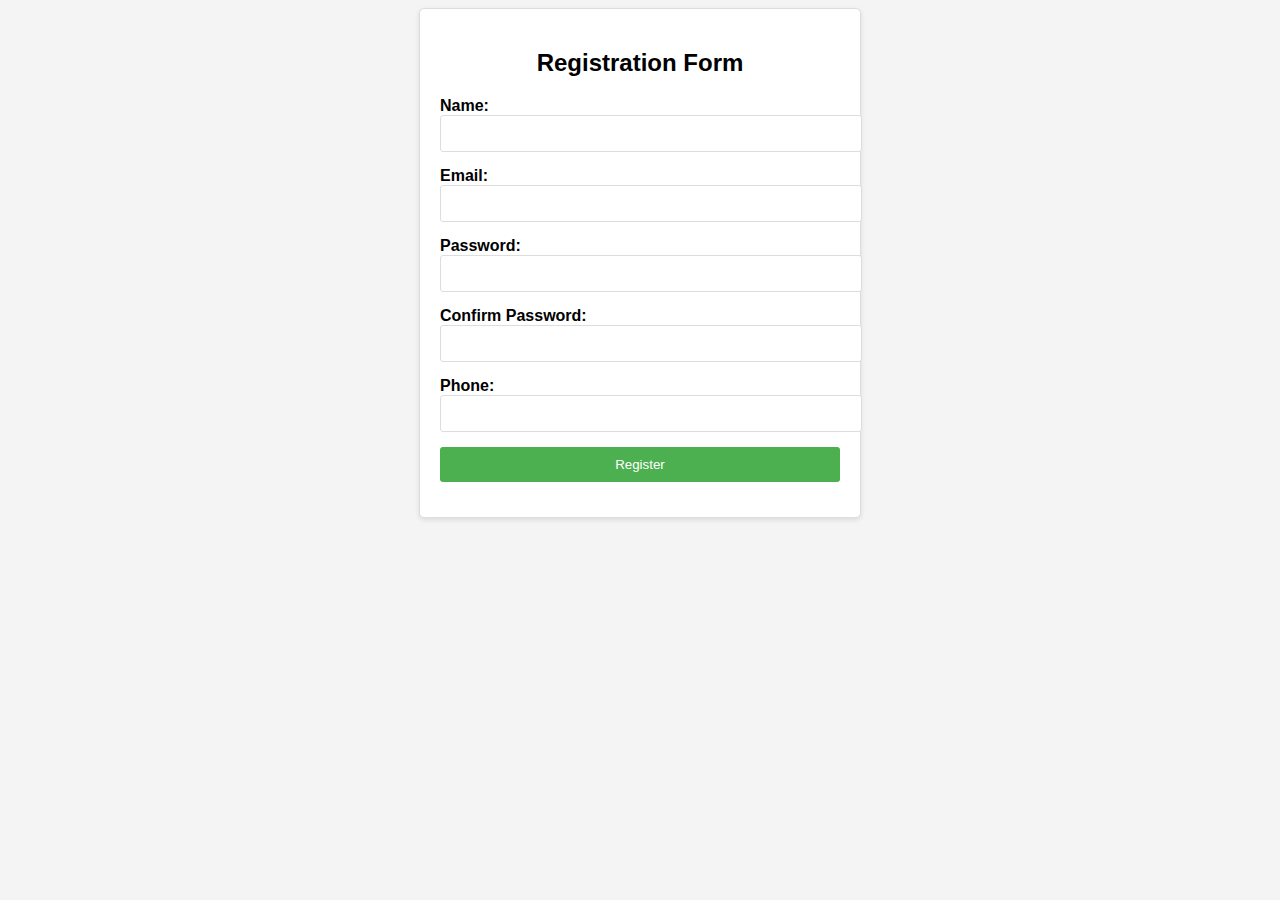
<file: 11 Write a HTML program to develop a static Registration Formno js no bootstrap/index.html>
<!DOCTYPE html>
<html>
  <head>
    <title>Registration Form</title>
    <style>
      body {
        font-family: Arial, sans-serif;
        background-color: #f4f4f4;
      }

      .container {
        max-width: 400px;
        margin: 0 auto;
        padding: 20px;
        background-color: #fff;
        border: 1px solid #ddd;
        border-radius: 5px;
        box-shadow: 0 2px 5px rgba(0, 0, 0, 0.1);
      }

      .container h2 {
        text-align: center;
        margin-bottom: 20px;
      }

      .form-group {
        margin-bottom: 15px;
      }

      .form-group label {
        display: block;
        font-weight: bold;
      }

      .form-group input[type="text"],
      .form-group input[type="email"],
      .form-group input[type="password"] {
        width: 100%;
        padding: 10px;
        border: 1px solid #ddd;
        border-radius: 3px;
      }

      .form-group button {
        display: block;
        width: 100%;
        padding: 10px;
        background-color: #4caf50;
        color: #fff;
        border: none;
        border-radius: 3px;
        cursor: pointer;
      }
    </style>
  </head>
  <body>
    <div class="container">
      <h2>Registration Form</h2>
      <form>
        <div class="form-group">
          <label for="name">Name:</label>
          <input type="text" id="name" required />
        </div>
        <div class="form-group">
          <label for="email">Email:</label>
          <input type="email" id="email" required />
        </div>
        <div class="form-group">
          <label for="password">Password:</label>
          <input type="password" id="password" required />
        </div>
        <div class="form-group">
          <label for="confirm-password">Confirm Password:</label>
          <input type="password" id="confirm-password" required />
        </div>
        <div class="form-group">
          <label for="phone">Phone:</label>
          <input type="text" id="phone" required />
        </div>
        <div class="form-group">
          <button type="submit">Register</button>
        </div>
      </form>
    </div>
  </body>
</html>
</file>
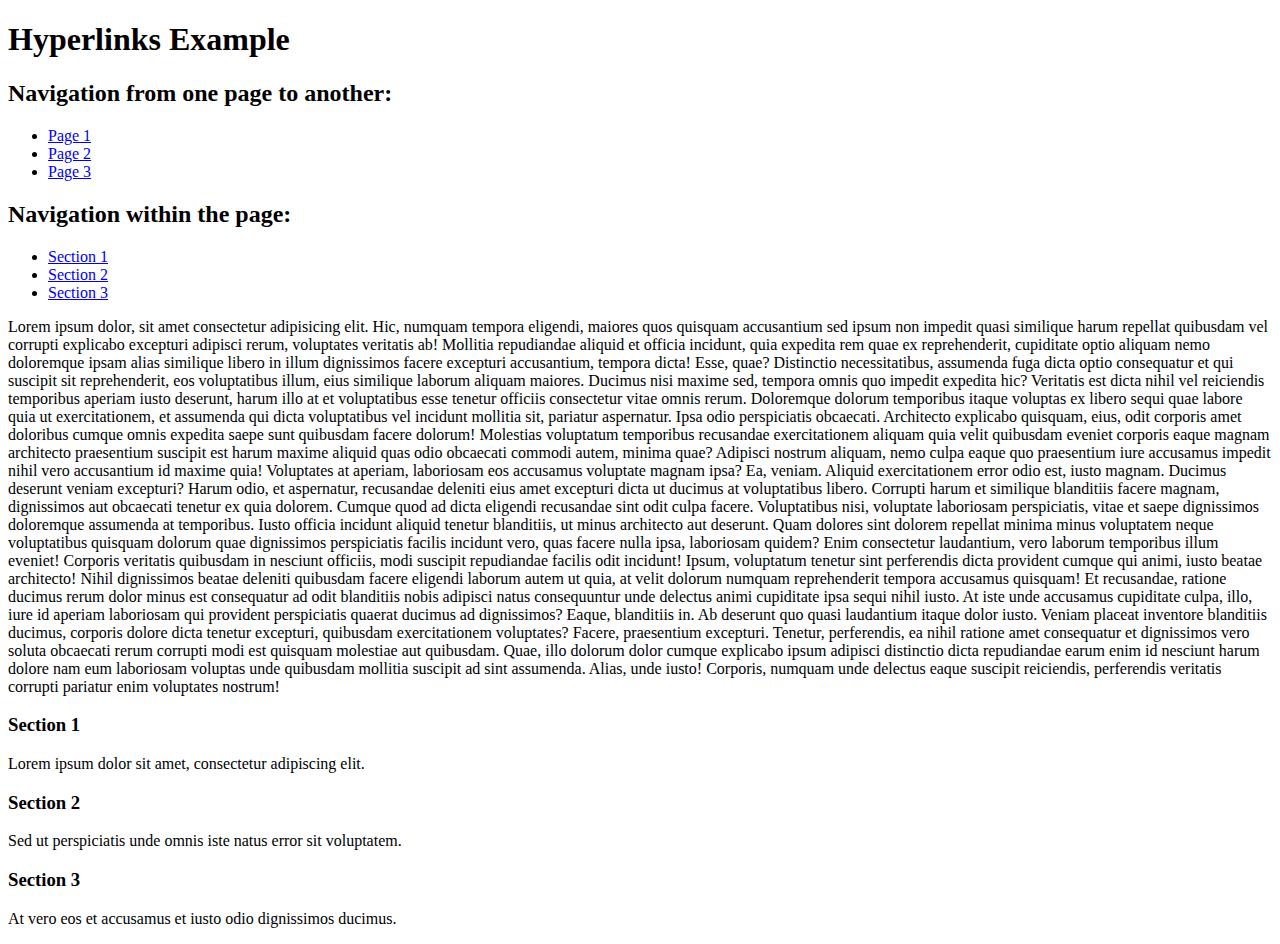
<file: 12 Write a HTML program for demonstrating Hyperlinks/index.html>
<!DOCTYPE html>
<html>
  <head>
    <title>Hyperlinks Example</title>
  </head>
  <body>
    <h1>Hyperlinks Example</h1>

    <h2>Navigation from one page to another:</h2>
    <ul>
      <li><a href="page1.html">Page 1</a></li>
      <li><a href="page2.html">Page 2</a></li>
      <li><a href="page3.html">Page 3</a></li>
    </ul>

    <h2>Navigation within the page:</h2>
    <ul>
      <li><a href="#section1">Section 1</a></li>
      <li><a href="#section2">Section 2</a></li>
      <li><a href="#section3">Section 3</a></li>
    </ul>

    <p>Lorem ipsum dolor, sit amet consectetur adipisicing elit. Hic, numquam tempora eligendi, maiores quos quisquam accusantium sed ipsum non impedit quasi similique harum repellat quibusdam vel corrupti explicabo excepturi adipisci rerum, voluptates veritatis ab! Mollitia repudiandae aliquid et officia incidunt, quia expedita rem quae ex reprehenderit, cupiditate optio aliquam nemo doloremque ipsam alias similique libero in illum dignissimos facere excepturi accusantium, tempora dicta! Esse, quae? Distinctio necessitatibus, assumenda fuga dicta optio consequatur et qui suscipit sit reprehenderit, eos voluptatibus illum, eius similique laborum aliquam maiores. Ducimus nisi maxime sed, tempora omnis quo impedit expedita hic? Veritatis est dicta nihil vel reiciendis temporibus aperiam iusto deserunt, harum illo at et voluptatibus esse tenetur officiis consectetur vitae omnis rerum. Doloremque dolorum temporibus itaque voluptas ex libero sequi quae labore quia ut exercitationem, et assumenda qui dicta voluptatibus vel incidunt mollitia sit, pariatur aspernatur. Ipsa odio perspiciatis obcaecati. Architecto explicabo quisquam, eius, odit corporis amet doloribus cumque omnis expedita saepe sunt quibusdam facere dolorum! Molestias voluptatum temporibus recusandae exercitationem aliquam quia velit quibusdam eveniet corporis eaque magnam architecto praesentium suscipit est harum maxime aliquid quas odio obcaecati commodi autem, minima quae? Adipisci nostrum aliquam, nemo culpa eaque quo praesentium iure accusamus impedit nihil vero accusantium id maxime quia! Voluptates at aperiam, laboriosam eos accusamus voluptate magnam ipsa? Ea, veniam. Aliquid exercitationem error odio est, iusto magnam. Ducimus deserunt veniam excepturi? Harum odio, et aspernatur, recusandae deleniti eius amet excepturi dicta ut ducimus at voluptatibus libero. Corrupti harum et similique blanditiis facere magnam, dignissimos aut obcaecati tenetur ex quia dolorem. Cumque quod ad dicta eligendi recusandae sint odit culpa facere. Voluptatibus nisi, voluptate laboriosam perspiciatis, vitae et saepe dignissimos doloremque assumenda at temporibus. Iusto officia incidunt aliquid tenetur blanditiis, ut minus architecto aut deserunt. Quam dolores sint dolorem repellat minima minus voluptatem neque voluptatibus quisquam dolorum quae dignissimos perspiciatis facilis incidunt vero, quas facere nulla ipsa, laboriosam quidem? Enim consectetur laudantium, vero laborum temporibus illum eveniet! Corporis veritatis quibusdam in nesciunt officiis, modi suscipit repudiandae facilis odit incidunt! Ipsum, voluptatum tenetur sint perferendis dicta provident cumque qui animi, iusto beatae architecto! Nihil dignissimos beatae deleniti quibusdam facere eligendi laborum autem ut quia, at velit dolorum numquam reprehenderit tempora accusamus quisquam! Et recusandae, ratione ducimus rerum dolor minus est consequatur ad odit blanditiis nobis adipisci natus consequuntur unde delectus animi cupiditate ipsa sequi nihil iusto. At iste unde accusamus cupiditate culpa, illo, iure id aperiam laboriosam qui provident perspiciatis quaerat ducimus ad dignissimos? Eaque, blanditiis in. Ab deserunt quo quasi laudantium itaque dolor iusto. Veniam placeat inventore blanditiis ducimus, corporis dolore dicta tenetur excepturi, quibusdam exercitationem voluptates? Facere, praesentium excepturi. Tenetur, perferendis, ea nihil ratione amet consequatur et dignissimos vero soluta obcaecati rerum corrupti modi est quisquam molestiae aut quibusdam. Quae, illo dolorum dolor cumque explicabo ipsum adipisci distinctio dicta repudiandae earum enim id nesciunt harum dolore nam eum laboriosam voluptas unde quibusdam mollitia suscipit ad sint assumenda. Alias, unde iusto! Corporis, numquam unde delectus eaque suscipit reiciendis, perferendis veritatis corrupti pariatur enim voluptates nostrum!</p>
    <h3 id="section1">Section 1</h3>
    <p>Lorem ipsum dolor sit amet, consectetur adipiscing elit.</p>

    <h3 id="section2">Section 2</h3>
    <p>Sed ut perspiciatis unde omnis iste natus error sit voluptatem.</p>

    <h3 id="section3">Section 3</h3>
    <p>At vero eos et accusamus et iusto odio dignissimos ducimus.</p>
  </body>
</html>
</file>
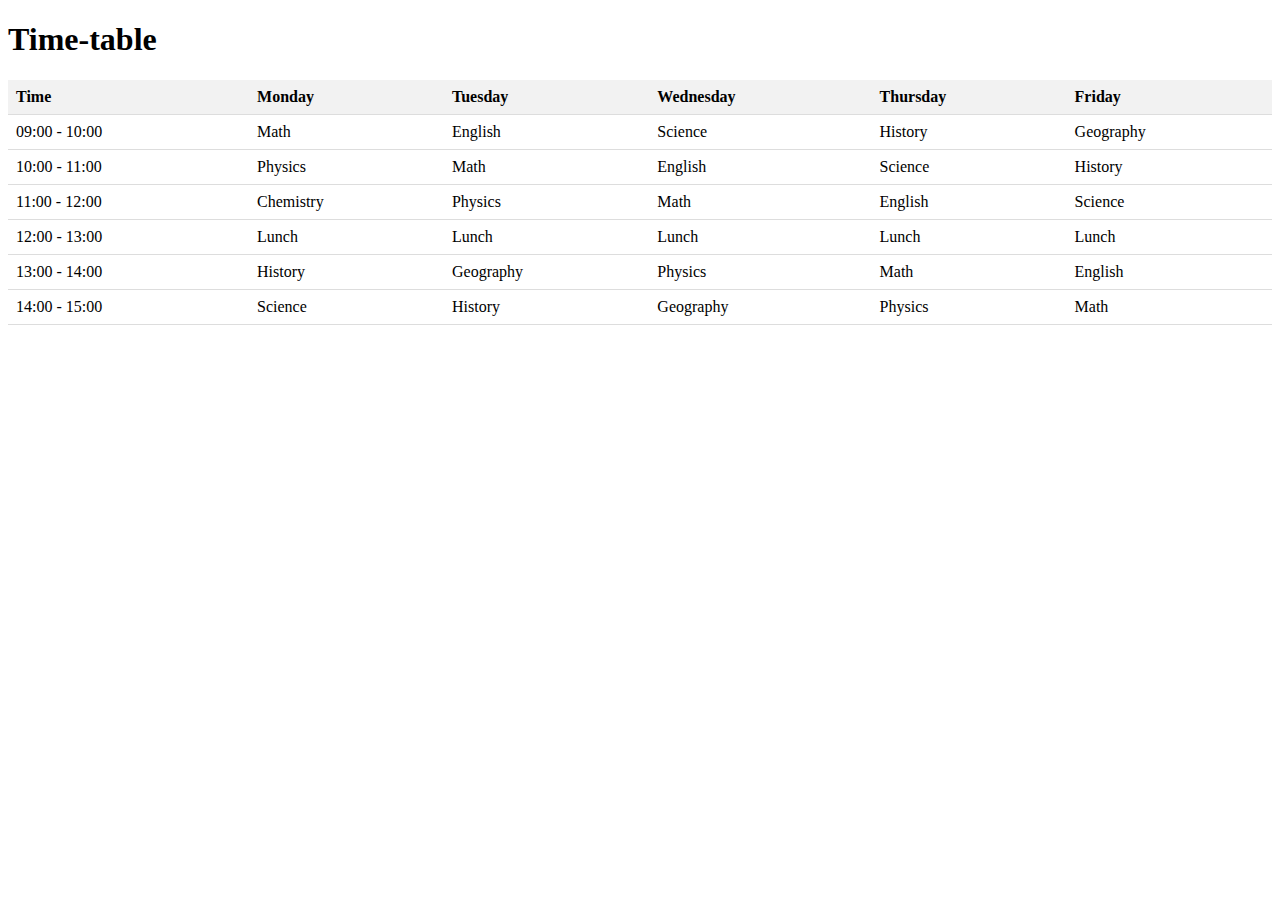
<file: 15 Write a HTML program for time-table using tables/index.html>
<!DOCTYPE html>
<html>
  <head>
    <title>Time-table</title>
    <style>
      table {
        width: 100%;
        border-collapse: collapse;
      }

      th,
      td {
        padding: 8px;
        text-align: left;
        border-bottom: 1px solid #ddd;
      }

      th {
        background-color: #f2f2f2;
      }
    </style>
  </head>
  <body>
    <h1>Time-table</h1>

    <table>
      <tr>
        <th>Time</th>
        <th>Monday</th>
        <th>Tuesday</th>
        <th>Wednesday</th>
        <th>Thursday</th>
        <th>Friday</th>
      </tr>
      <tr>
        <td>09:00 - 10:00</td>
        <td>Math</td>
        <td>English</td>
        <td>Science</td>
        <td>History</td>
        <td>Geography</td>
      </tr>
      <tr>
        <td>10:00 - 11:00</td>
        <td>Physics</td>
        <td>Math</td>
        <td>English</td>
        <td>Science</td>
        <td>History</td>
      </tr>
      <tr>
        <td>11:00 - 12:00</td>
        <td>Chemistry</td>
        <td>Physics</td>
        <td>Math</td>
        <td>English</td>
        <td>Science</td>
      </tr>
      <tr>
        <td>12:00 - 13:00</td>
        <td>Lunch</td>
        <td>Lunch</td>
        <td>Lunch</td>
        <td>Lunch</td>
        <td>Lunch</td>
      </tr>
      <tr>
        <td>13:00 - 14:00</td>
        <td>History</td>
        <td>Geography</td>
        <td>Physics</td>
        <td>Math</td>
        <td>English</td>
      </tr>
      <tr>
        <td>14:00 - 15:00</td>
        <td>Science</td>
        <td>History</td>
        <td>Geography</td>
        <td>Physics</td>
        <td>Math</td>
      </tr>
    </table>
  </body>
</html>
</file>
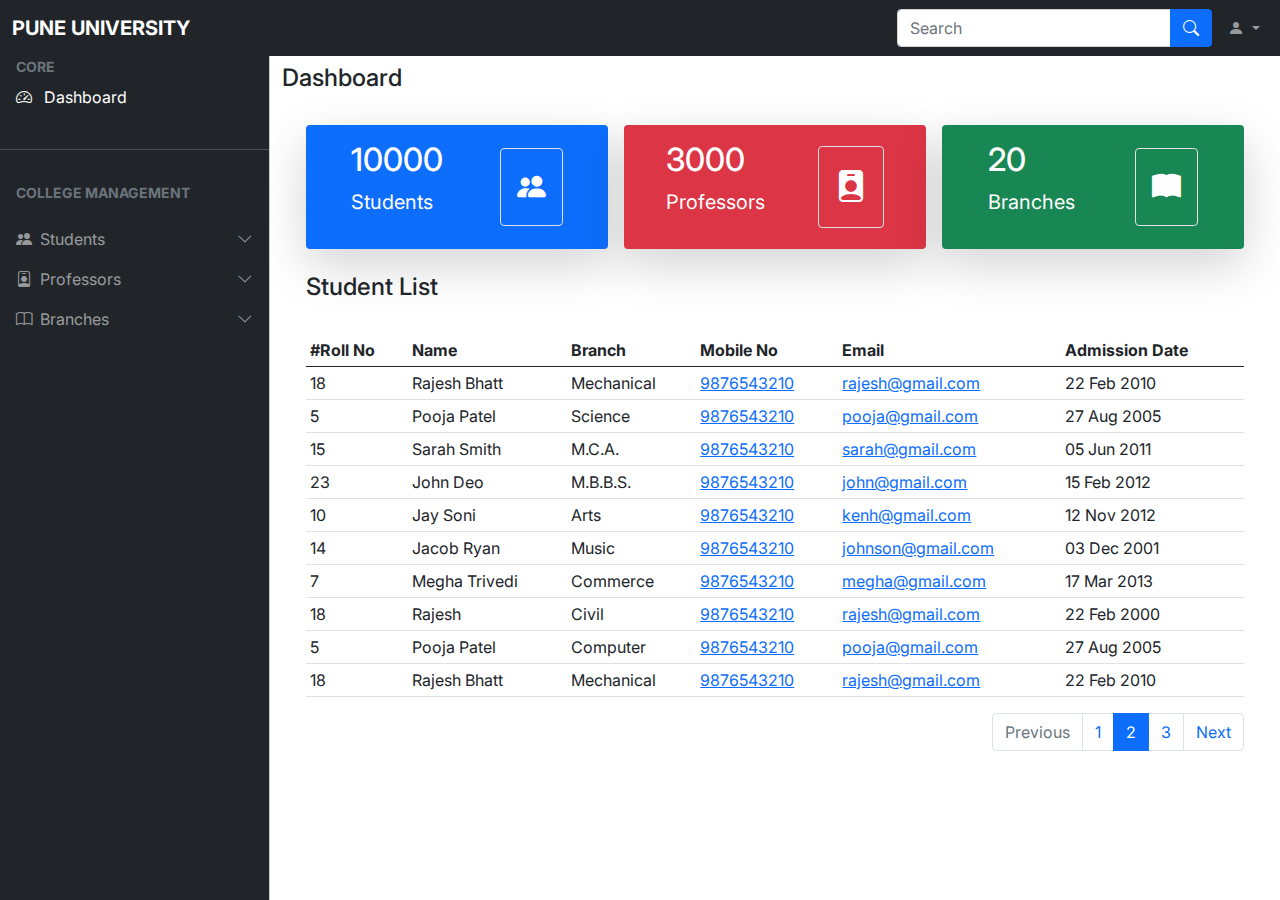
<file: 1 Create a responsive web page which shows the ecommercecollegeexam admin dashboard using HTML & CSS/assignment-1B/index.html>
<!DOCTYPE html>
<html lang="en">
<head>
  <meta charset="UTF-8" />
  <meta http-equiv="X-UA-Compatible" content="IE=edge" />
  <meta name="viewport" content="width=device-width, initial-scale=1.0" />
  <link rel="stylesheet" href="css/bootstrap.min.css" />
  <link rel="stylesheet" href="https://cdn.jsdelivr.net/npm/bootstrap-icons@1.4.1/font/bootstrap-icons.css" />
  <link rel="stylesheet" href="css/style.css" />
  <title>College Management System</title>
</head>
<body>
  <!-- top navigation bar -->
  <nav class="navbar navbar-expand-lg navbar-dark bg-dark fixed-top">
    <div class="container-fluid">
      <button class="navbar-toggler" type="button" data-bs-toggle="offcanvas" data-bs-target="#sidebar"
        aria-controls="offcanvasExample">
        <span class="navbar-toggler-icon" data-bs-target="#sidebar"></span>
      </button>
      <a class="navbar-brand me-auto ms-lg-0 ms-3 text-uppercase fw-bold" href="#">PUNE UNIVERSITY</a>
      <button class="navbar-toggler" type="button" data-bs-toggle="collapse" data-bs-target="#topNavBar"
        aria-controls="topNavBar" aria-expanded="false" aria-label="Toggle navigation">
        <span class="navbar-toggler-icon"></span>
      </button>
      <div class="collapse navbar-collapse" id="topNavBar">
        <form class="d-flex ms-auto my-3 my-lg-0">
          <div class="input-group">
            <input class="form-control" type="search" placeholder="Search" aria-label="Search" />
            <button class="btn btn-primary" type="submit">
              <i class="bi bi-search"></i>
            </button>
          </div>
        </form>
        <ul class="navbar-nav">
          <li class="nav-item dropdown">
            <a class="nav-link dropdown-toggle ms-2" href="#" role="button" data-bs-toggle="dropdown"
              aria-expanded="false">
              <i class="bi bi-person-fill"></i>
            </a>
            <ul class="dropdown-menu dropdown-menu-end">
              <li><a class="dropdown-item" href="#">Profile</a></li>
              <li><a class="dropdown-item" href="#">Logout</a></li>
            </ul>
          </li>
        </ul>
      </div>
    </div>
  </nav>
  <!-- top navigation bar -->
  <!-- offcanvas -->
  <div class="offcanvas offcanvas-start sidebar-nav bg-dark" tabindex="-1" id="sidebar">
    <div class="offcanvas-body p-0">
      <nav class="navbar-dark">
        <ul class="navbar-nav">
          <li>
            <div class="text-muted small fw-bold text-uppercase px-3">
              CORE
            </div>
          </li>
          <li>
            <a href="#" class="nav-link px-3 active">
              <span class="me-2"><i class="bi bi-speedometer2"></i></span>
              <span>Dashboard</span>
            </a>
          </li>
          <li class="my-4">
            <hr class="dropdown-divider bg-light" />
          </li>
          <li>
            <div class="text-muted small fw-bold text-uppercase px-3 mb-3">
              College Management
            </div>
          </li>
          <li>
            <a class="nav-link px-3 sidebar-link" data-bs-toggle="collapse" href="#students">
              <span class="me-2"><i class="bi bi-people-fill"></i></span>
              <span>Students</span>
              <span class="ms-auto">
                <span class="right-icon">
                  <i class="bi bi-chevron-down"></i>
                </span>
              </span>
            </a>
            <div class="collapse" id="students">
              <ul class="navbar-nav ps-3">
                <li>
                  <a href="./student-dashboard.html" class="nav-link px-3">
                    <span class="me-2"><i class="bi bi-list"></i></span>
                    <span>Student List</span>
                  </a>
                </li>
                <li>
                  <a href="./add-student.html" class="nav-link px-3">
                    <span class="me-2"><i class="bi bi-person-plus-fill"></i></span>
                    <span>Add Student</span>
                  </a>
                </li>
              </ul>
            </div>
          </li>
          <li>
            <a class="nav-link px-3 sidebar-link" data-bs-toggle="collapse" href="#professors">
              <span class="me-2"><i class="bi bi-person-badge"></i></span>
              <span>Professors</span>
              <span class="ms-auto">
                <span class="right-icon">
                  <i class="bi bi-chevron-down"></i>
                </span>
              </span>
            </a>
            <div class="collapse" id="professors">
              <ul class="navbar-nav ps-3">
                <li>
                  <a href="#" class="nav-link px-3">
                    <span class="me-2"><i class="bi bi-list"></i></span>
                    <span>Professors List</span>
                  </a>
                </li>
                <li>
                  <a href="#" class="nav-link px-3">
                    <span class="me-2"><i class="bi bi-person-plus-fill"></i></span>
                    <span>Add Professors</span>
                  </a>
                </li>
              </ul>
            </div>
          </li>
          <li>
            <a class="nav-link px-3 sidebar-link" data-bs-toggle="collapse" href="#branches">
              <span class="me-2"><i class="bi bi-book"></i></span>
              <span>Branches</span>
              <span class="ms-auto">
                <span class="right-icon">
                  <i class="bi bi-chevron-down"></i>
                </span>
              </span>
            </a>
            <div class="collapse" id="branches">
              <ul class="navbar-nav ps-3">
                <li>
                  <a href="#" class="nav-link px-3">
                    <span class="me-2"><i class="bi bi-list"></i></span>
                    <span>Branch List</span>
                  </a>
                </li>
                <li>
                  <a href="#" class="nav-link px-3">
                    <span class="me-2"><i class="bi bi-bookmark-plus-fill"></i></span>
                    <span>Add Branch</span>
                  </a>
                </li>
              </ul>
            </div>
          </li>
        </ul>
      </nav>
    </div>
  </div>
  <!-- offcanvas -->
  <main class="mt-5 pt-3">
    <div class="container-fluid">
      <div class="row">
        <div class="col-md-12">
          <h4>Dashboard</h4>
        </div>
      </div>
      <div class="container-fluid px-4">
        <div class="row g-3 my-2">
          <div class="col-md-4">
            <div class="p-3 bg-primary text-white shadow-lg d-flex justify-content-around align-items-center rounded">
              <div>
                <h3 class="fs-2">10000</h3>
                <p class="fs-5">Students</p>
              </div>
              <i class="bi bi-people-fill border rounded p-3" style="font-size: 1.8rem;"></i>
            </div>
          </div>

          <div class="col-md-4">
            <div class="p-3 bg-danger text-white shadow-lg d-flex justify-content-around align-items-center rounded">
              <div>
                <h3 class="fs-2">3000</h3>
                <p class="fs-5">Professors</p>
              </div>
              <i class="bi bi-person-badge-fill border rounded p-3" style="font-size: 2rem;"></i>
            </div>
          </div>

          <div class="col-md-4">
            <div class="p-3 bg-success text-white shadow-lg d-flex justify-content-around align-items-center rounded">
              <div>
                <h3 class="fs-2">20</h3>
                <p class="fs-5">Branches</p>
              </div>
              <i class="bi bi-book-fill border rounded p-3" style="font-size: 1.8rem;"></i>
            </div>
          </div>
        </div>
      </div>
      <div class="container-fluid px-4">
        <div class="row my-4 ">
          <div class="col-md-12">
            <h4>Student List</h4>
          </div>
        </div>
        <table class="table table-hover table-sm">
          <thead>
            <tr>
              <th scope="col">#Roll No</th>
              <th scope="col">Name</th>
              <th scope="col">Branch</th>
              <th scope="col">Mobile No</th>
              <th scope="col">Email</th>
              <th scope="col">Admission Date</th>
            </tr>
          </thead>
          <tbody>
            <tr>
              <td class="left">18</td>
              <td>Rajesh Bhatt</td>
              <td class="left">Mechanical</td>
              <td><a href="tel:9876543210"> 9876543210 </a></td>
              <td><a href="mailto:shuxer@gmail.com"> rajesh@gmail.com </a></td>
              <td class="left">22 Feb 2010</td>
            </tr>
            <tr>
              <td class="left">5</td>
              <td>Pooja Patel</td>
              <td class="left">Science</td>
              <td><a href="tel:9876543210"> 9876543210 </a></td>
              <td><a href="mailto:shuxer@gmail.com"> pooja@gmail.com </a></td>
              <td class="left">27 Aug 2005</td>
            </tr>
            <tr>
              <td class="left">15</td>
              <td>Sarah Smith</td>
              <td class="left">M.C.A.</td>
              <td><a href="tel:9876543210"> 9876543210 </a></td>
              <td><a href="mailto:shuxer@gmail.com"> sarah@gmail.com </a></td>
              <td class="left">05 Jun 2011</td>
            </tr>
            <tr>
              <td class="left">23</td>
              <td>John Deo</td>
              <td class="left">M.B.B.S.</td>
              <td><a href="tel:9876543210"> 9876543210 </a></td>
              <td><a href="mailto:shuxer@gmail.com"> john@gmail.com </a></td>
              <td class="left">15 Feb 2012</td>
            </tr>
            <tr>
              <td class="left">10</td>
              <td>Jay Soni</td>
              <td class="left">Arts</td>
              <td><a href="tel:9876543210"> 9876543210 </a></td>
              <td><a href="mailto:shuxer@gmail.com"> kenh@gmail.com </a></td>
              <td class="left">12 Nov 2012</td>
            </tr>
            <tr>
              <td class="left">14</td>
              <td>Jacob Ryan</td>
              <td class="left">Music</td>
              <td><a href="tel:9876543210"> 9876543210 </a></td>
              <td><a href="mailto:shuxer@gmail.com"> johnson@gmail.com </a></td>
              <td class="left">03 Dec 2001</td>
            </tr>
            <tr>
              <td class="left">7</td>
              <td>Megha Trivedi</td>
              <td class="left">Commerce</td>
              <td><a href="tel:9876543210"> 9876543210 </a></td>
              <td><a href="mailto:shuxer@gmail.com"> megha@gmail.com </a></td>
              <td class="left">17 Mar 2013</td>
            </tr>
            <tr>
              <td class="left">18</td>
              <td>Rajesh</td>
              <td class="left">Civil</td>
              <td><a href="tel:9876543210"> 9876543210 </a></td>
              <td><a href="mailto:shuxer@gmail.com"> rajesh@gmail.com </a></td>
              <td class="left">22 Feb 2000</td>
            </tr>
            <tr>
              <td class="left">5</td>
              <td>Pooja Patel</td>
              <td class="left">Computer</td>
              <td><a href="tel:9876543210"> 9876543210 </a></td>
              <td><a href="mailto:shuxer@gmail.com"> pooja@gmail.com </a></td>
              <td class="left">27 Aug 2005</td>
            </tr>
            <tr>
              <td class="left">18</td>
              <td>Rajesh Bhatt</td>
              <td class="left">Mechanical</td>
              <td><a href="tel:9876543210"> 9876543210 </a></td>
              <td><a href="mailto:shuxer@gmail.com"> rajesh@gmail.com </a></td>
              <td class="left">22 Feb 2010</td>
            </tr>
          </tbody>
        </table>
        <nav aria-label="...">
          <ul class="pagination float-end">
            <li class="page-item disabled">
              <a class="page-link">Previous</a>
            </li>
            <li class="page-item"><a class="page-link" href="#">1</a></li>
            <li class="page-item active" aria-current="page">
              <a class="page-link" href="#">2</a>
            </li>
            <li class="page-item"><a class="page-link" href="#">3</a></li>
            <li class="page-item">
              <a class="page-link" href="#">Next</a>
            </li>
          </ul>
        </nav>
      </div>
  </main>
  <script src="./js/bootstrap.bundle.min.js"></script>
  <script src="./js/jquery-3.5.1.js"></script>
</body>

</html>
</file>
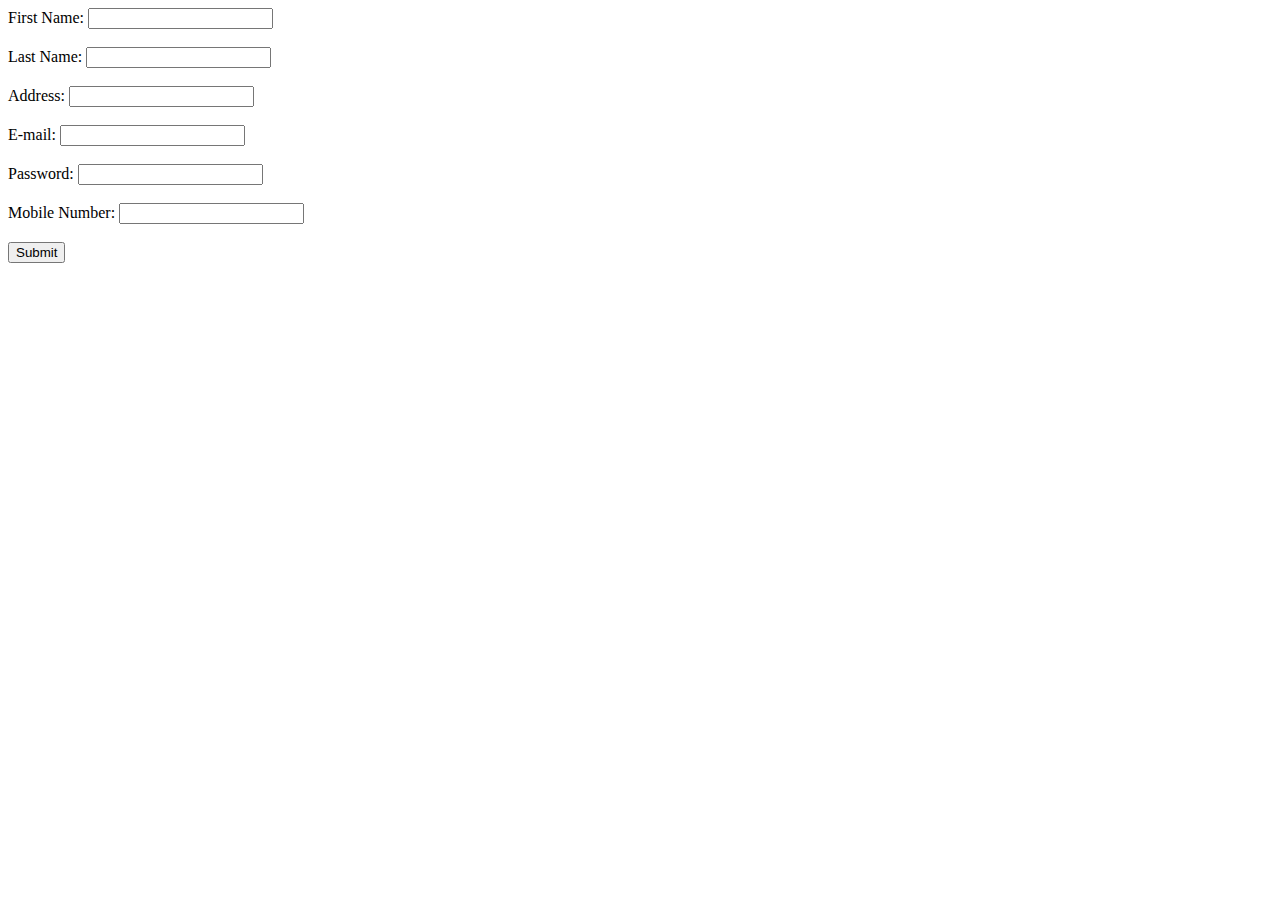
<file: 2 Write JavaScript to validate the following fields of the Registration page/javascriptValidationProj/index.html>
<!DOCTYPE html>
<html>
  <head>
    <title>Registration Page</title>
    <style>
      .error {
        color: red;
      }
    </style>
  </head>
  <body>
    <form id="registrationForm" onsubmit="return validateForm()">
      <label for="firstName">First Name:</label>
      <input type="text" id="firstName" name="firstName" required /><br />
      <span id="firstNameError" class="error"></span><br />

      <label for="lastName">Last Name:</label>
      <input type="text" id="lastName" name="lastName" required /><br />
      <span id="lastNameError" class="error"></span><br />

      <label for="address">Address:</label>
      <input type="text" id="address" name="address" required /><br />
      <span id="addressError" class="error"></span><br />

      <label for="email">E-mail:</label>
      <input type="email" id="email" name="email" required /><br />
      <span id="emailError" class="error"></span><br />

      <label for="password">Password:</label>
      <input type="password" id="password" name="password" required /><br />
      <span id="passwordError" class="error"></span><br />

      <label for="mobileNumber">Mobile Number:</label>
      <input type="text" id="mobileNumber" name="mobileNumber" required /><br />
      <span id="mobileNumberError" class="error"></span><br />

      <input type="submit" value="Submit" />
    </form>

    <script>
      function validateForm() {
        var firstName = document.getElementById("firstName").value;
        var lastName = document.getElementById("lastName").value;
        var address = document.getElementById("address").value;
        var email = document.getElementById("email").value;
        var password = document.getElementById("password").value;
        var mobileNumber = document.getElementById("mobileNumber").value;

        var firstNameError = document.getElementById("firstNameError");
        var lastNameError = document.getElementById("lastNameError");
        var addressError = document.getElementById("addressError");
        var emailError = document.getElementById("emailError");
        var passwordError = document.getElementById("passwordError");
        var mobileNumberError = document.getElementById("mobileNumberError");

        var isValid = true;

        // Validate First Name
        if (!/^[a-zA-Z]{6,}$/.test(firstName)) {
          firstNameError.innerText =
            "First Name should contain alphabets only and be at least 6 characters long.";
          isValid = false;
        } else {
          firstNameError.innerText = "";
        }

        // Validate Last Name
        if (lastName === "") {
          lastNameError.innerText = "Last Name cannot be empty.";
          isValid = false;
        } else {
          lastNameError.innerText = "";
        }

        // Validate Address
        if (address === "") {
          addressError.innerText = "Address cannot be empty.";
          isValid = false;
        } else {
          addressError.innerText = "";
        }

        // Validate Email
        if (!/^[^\s@]+@[^\s@]+\.[^\s@]+$/.test(email)) {
          emailError.innerText = "Invalid email format.";
          isValid = false;
        } else {
          emailError.innerText = "";
        }

        // Validate Password
        if (password.length < 6) {
          passwordError.innerText =
            "Password should be at least 6 characters long.";
          isValid = false;
        } else {
          passwordError.innerText = "";
        }

        // Validate Mobile Number
        if (!/^\d{10}$/.test(mobileNumber)) {
          mobileNumberError.innerText =
            "Mobile Number should contain 10 digits only.";
          isValid = false;
        } else {
          mobileNumberError.innerText = "";
        }

        return isValid;
      }
    </script>
  </body>
</html>
</file>
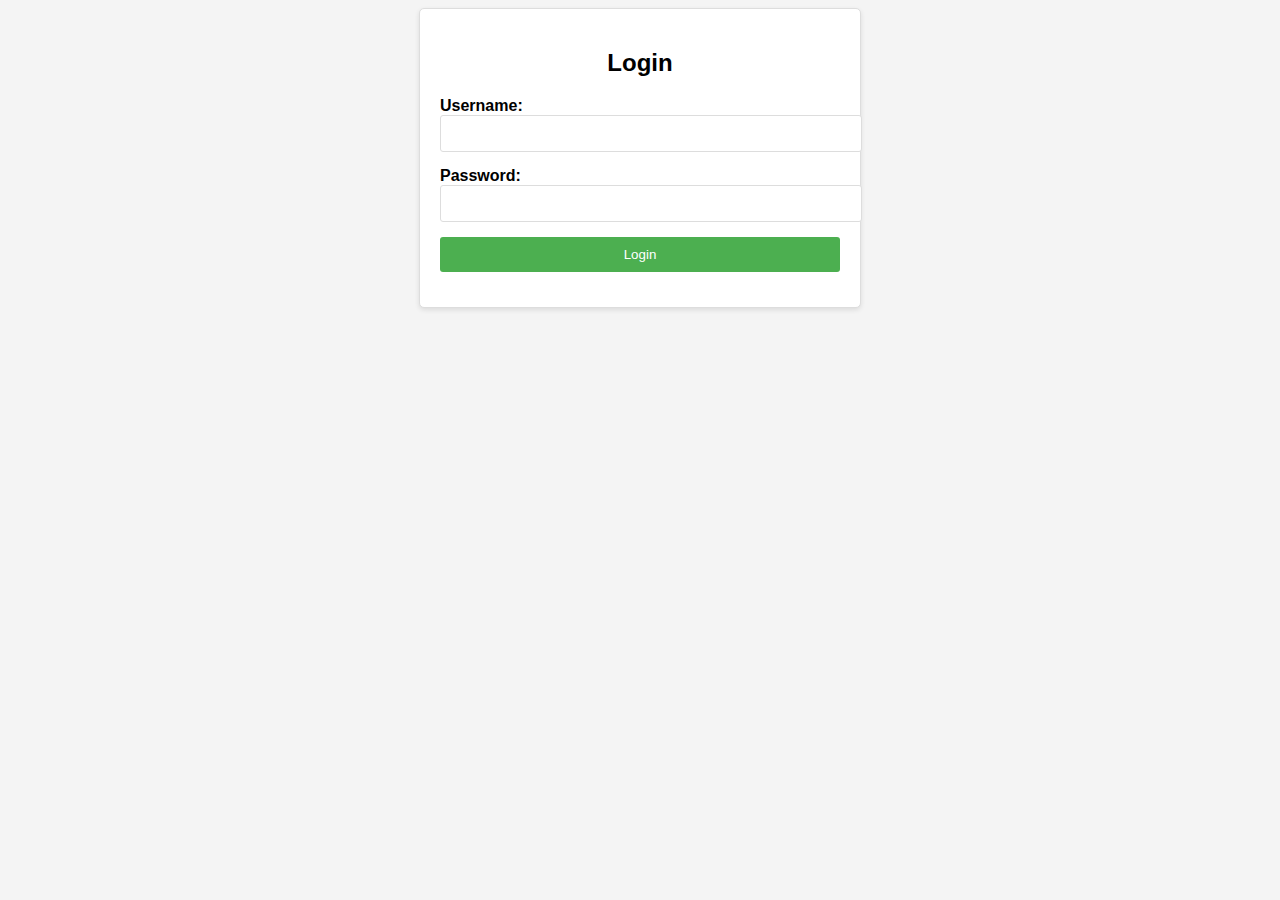
<file: 7 Design a Login Page by using HTML & CSS to validate the following fields of the Login page uid and pwd/assiggn/index.html>
<!DOCTYPE html>
<html>
  <head>
    <title>Login Page</title>
    <style>
      body {
        font-family: Arial, sans-serif;
        background-color: #f4f4f4;
      }

      .container {
        max-width: 400px;
        margin: 0 auto;
        padding: 20px;
        background-color: #fff;
        border: 1px solid #ddd;
        border-radius: 5px;
        box-shadow: 0 2px 5px rgba(0, 0, 0, 0.1);
      }

      .container h2 {
        text-align: center;
        margin-bottom: 20px;
      }

      .form-group {
        margin-bottom: 15px;
      }

      .form-group label {
        display: block;
        font-weight: bold;
      }

      .form-group input[type="text"],
      .form-group input[type="password"] {
        width: 100%;
        padding: 10px;
        border: 1px solid #ddd;
        border-radius: 3px;
      }

      .form-group .error-message {
        color: red;
      }

      .form-group .success-message {
        color: green;
      }

      .form-group button {
        display: block;
        width: 100%;
        padding: 10px;
        background-color: #4caf50;
        color: #fff;
        border: none;
        border-radius: 3px;
        cursor: pointer;
      }
    </style>
  </head>
  <body>
    <div class="container">
      <h2>Login</h2>
      <form id="loginForm">
        <div class="form-group">
          <label for="username">Username:</label>
          <input type="text" id="username" required />
          <div class="error-message" id="usernameError"></div>
        </div>
        <div class="form-group">
          <label for="password">Password:</label>
          <input type="password" id="password" required />
          <div class="error-message" id="passwordError"></div>
        </div>
        <div class="form-group">
          <button type="submit">Login</button>
        </div>
      </form>
    </div>

    <script>
      const loginForm = document.getElementById("loginForm");
      const usernameInput = document.getElementById("username");
      const passwordInput = document.getElementById("password");
      const usernameError = document.getElementById("usernameError");
      const passwordError = document.getElementById("passwordError");

      loginForm.addEventListener("submit", function (event) {
        event.preventDefault();
        validateForm();
      });

      function validateForm() {
        const username = usernameInput.value;
        const password = passwordInput.value;

        const usernamePattern =
          /^(?=.*[a-z])(?=.*[A-Z])(?=.*\d)(?=.*[!@#$%^&*()_+\-=[\]{};':"\\|,.<>/?]).{8,}$/;
        const passwordPattern =
          /^(?=.*[A-Z])(?=.*\d)(?=.*[!@#$%^&*()_+\-=[\]{};':"\\|,.<>/?]).{8,}$/;

        if (!usernamePattern.test(username)) {
          usernameError.textContent =
            "Username should contain at least one uppercase letter, one lowercase letter, one special character, one number, and be at least 8 characters long.";
        } else {
          usernameError.textContent = "";
        }

        if (!passwordPattern.test(password)) {
          passwordError.textContent =
            "Password should contain at least one uppercase letter, one special character, and be at least 8 characters long.";
        } else {
          passwordError.textContent = "";
        }
      }
    </script>
  </body>
</html>
</file>
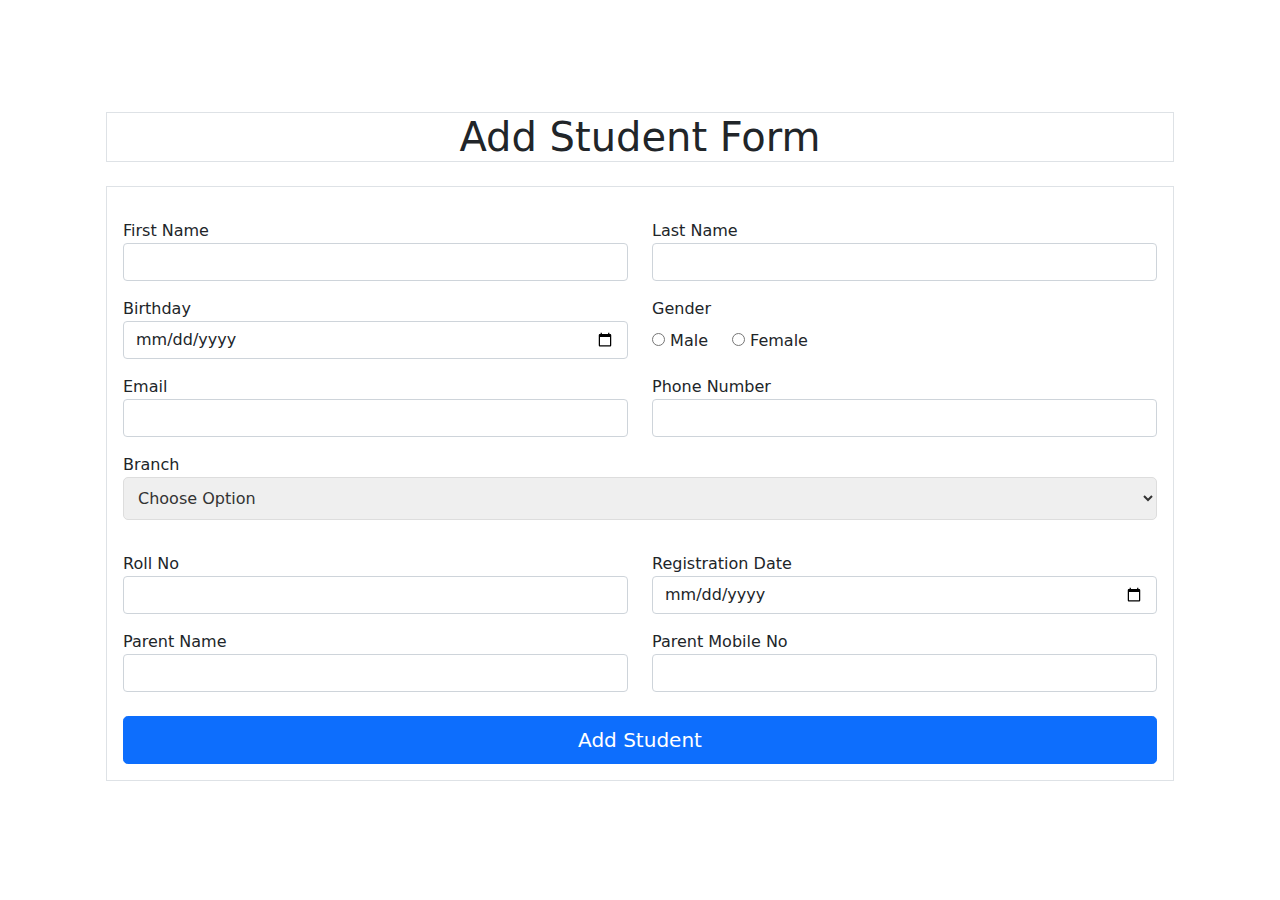
<file: Write a HTML program to develop a static Registration Form/assignment-1A/index.html>
<!DOCTYPE html>
<html lang="en">
  <head>
    <meta charset="UTF-8" />
    <meta http-equiv="X-UA-Compatible" content="IE=edge" />
    <meta name="viewport" content="width=device-width, initial-scale=1.0" />
    <link rel="stylesheet" href="css/bootstrap.min.css" />
    <link
      rel="stylesheet"
      href="https://cdn.jsdelivr.net/npm/bootstrap-icons@1.7.2/font/bootstrap-icons.css"
    />
    <link rel="stylesheet" href="css/style.css" />
    <title>Student Registration Form</title>
  </head>

  <body>
    <main class="mt-5 pt-3">
      <div class="container">
        <div class="container-fluid px-4">
          <div class="row g-3 my-2">
            <div class="rounded">
              <div class="h1 my-4 text-center border">Add Student Form</div>
              <form id="studentForm">
                <div class="border p-3">
                  <div class="row">
                    <div class="col-md-6 mt-md-3 mt-3">
                      <label>First Name</label>
                      <input
                        type="text"
                        id="firstName"
                        class="form-control"
                        required
                      />
                    </div>
                    <div class="col-md-6 mt-md-3 mt-3">
                      <label>Last Name</label>
                      <input
                        type="text"
                        id="lastName"
                        class="form-control"
                        required
                      />
                    </div>
                  </div>
                  <div class="row">
                    <div class="col-md-6 mt-md-3 mt-3">
                      <label>Birthday</label>
                      <input
                        type="date"
                        id="dob"
                        class="form-control"
                        required
                      />
                    </div>
                    <div class="col-md-6 mt-md-3 mt-3">
                      <label>Gender</label>
                      <div class="d-flex align-items-center mt-2">
                        <label class="option">
                          <input type="radio" name="gender" value="male" />
                          Male <span class="checkmark"></span>
                        </label>
                        <label class="option ms-4">
                          <input type="radio" name="gender" value="female" />
                          Female <span class="checkmark"></span>
                        </label>
                      </div>
                    </div>
                  </div>
                  <div class="row">
                    <div class="col-md-6 mt-md-3 mt-3">
                      <label>Email</label>
                      <input
                        type="email"
                        id="email"
                        class="form-control"
                        required
                      />
                    </div>
                    <div class="col-md-6 mt-md-3 mt-3">
                      <label>Phone Number</label>
                      <input
                        type="tel"
                        id="contactNo"
                        class="form-control"
                        required
                      />
                    </div>
                  </div>
                  <div class="my-md-3 my-3">
                    <label>Branch</label>
                    <select id="sub" required>
                      <option value="" selected hidden>Choose Option</option>
                      <option value="Maths">IT</option>
                      <option value="Science">CSE</option>
                      <option value="Social">Mechanical</option>
                      <option value="Hindi">Civil</option>
                    </select>
                  </div>
                  <div class="row">
                    <div class="col-md-6 mt-md-3 mt-3">
                      <label>Roll No</label>
                      <input
                        type="text"
                        id="rollno"
                        class="form-control"
                        required
                      />
                    </div>
                    <div class="col-md-6 mt-md-3 mt-3">
                      <label>Registration Date</label>
                      <input
                        type="date"
                        id="registrationDate"
                        class="form-control"
                        required
                      />
                    </div>
                  </div>
                  <div class="row">
                    <div class="col-md-6 mt-md-3 mt-3">
                      <label>Parent Name</label>
                      <input
                        type="text"
                        id="parentName"
                        class="form-control"
                        required
                      />
                    </div>
                    <div class="col-md-6 mt-md-3 mt-3">
                      <label>Parent Mobile No</label>
                      <input
                        type="tel"
                        id="parentMobileNo"
                        class="form-control"
                        required
                      />
                    </div>
                  </div>
                  <div class="d-grid mt-4">
                    <button
                      class="btn btn-primary btn-lg"
                      id="btnAddStudent"
                      type="button"
                    >
                      Add Student
                    </button>
                  </div>
                </div>
              </form>
            </div>
          </div>
        </div>
      </div>
    </main>
    <script src="./js/bootstrap.bundle.min.js"></script>
    <script src="./js/jquery-3.5.1.js"></script>
    <script src="./js/myscript.js"></script>
  </body>
</html>
</file>
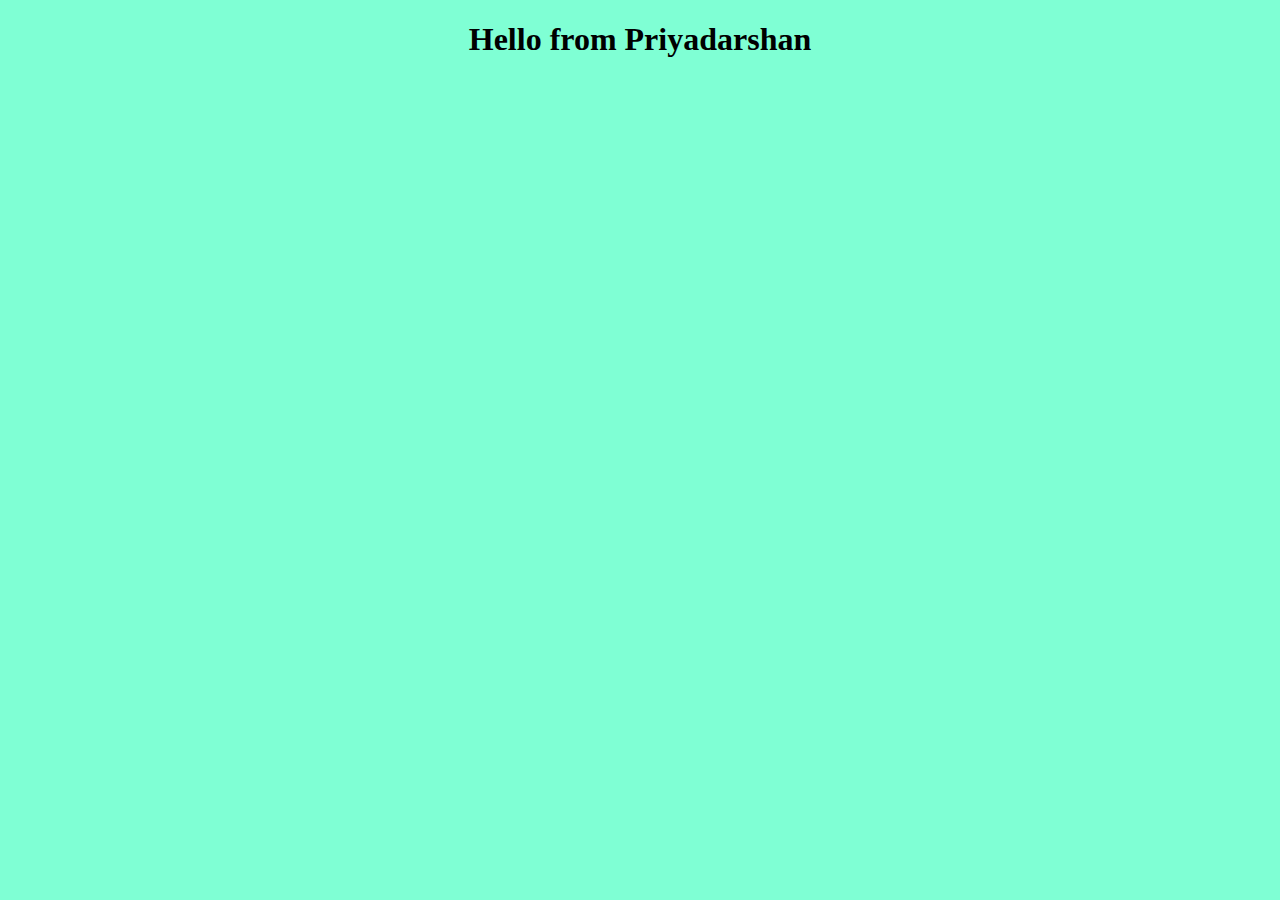
<file: Create a Node.JS Application that serves a static website/3-A Node js/3-A Node js/public/index.html>
<!DOCTYPE html>
<html>

<head>
    <title>Node JS Apps</title>
    <link rel="stylesheet" href="styles.css">
</head>

<body>
   <center>
    <h1>Hello from Priyadarshan </h1>
    
   </center>
</body>

</html>
</file>
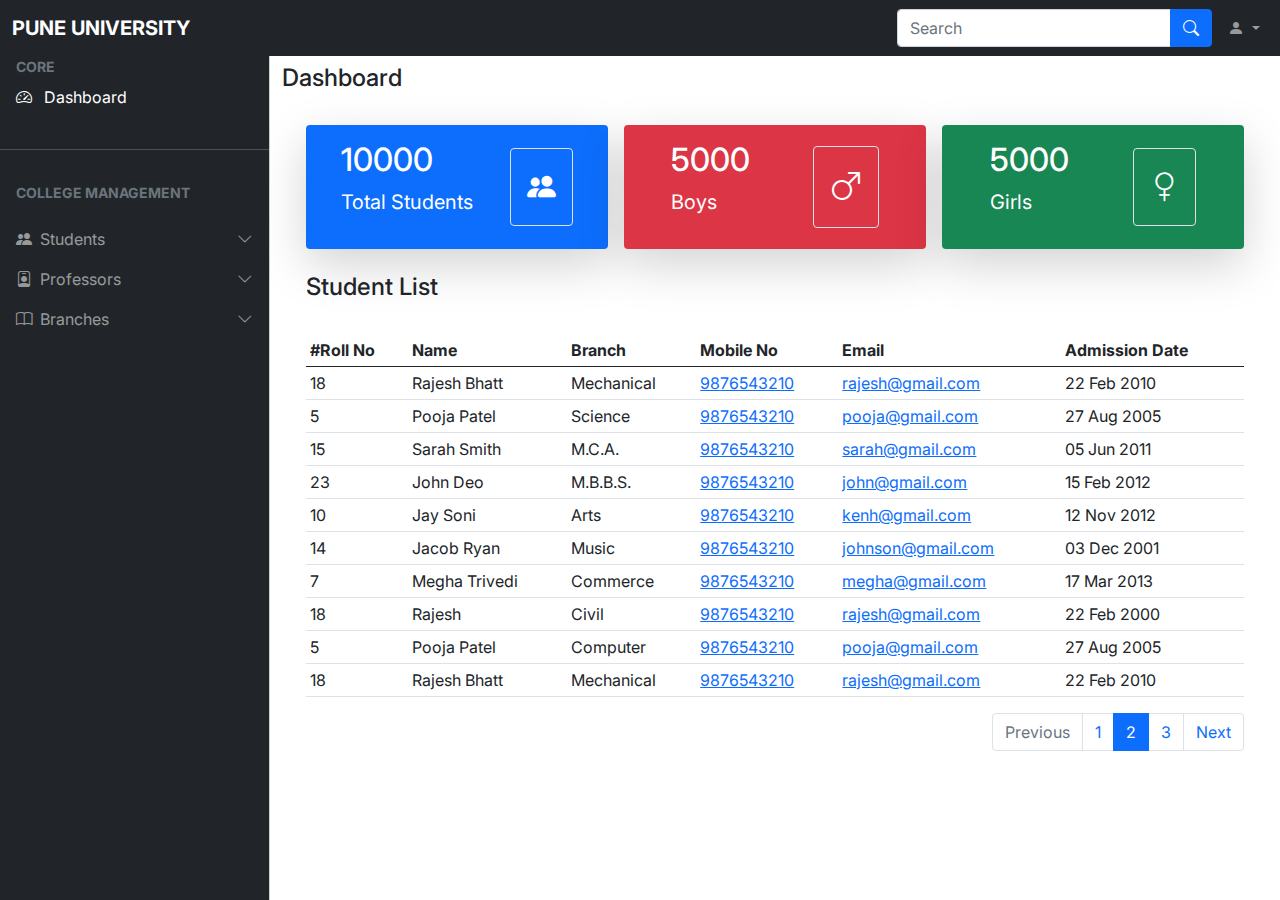
<file: 1 Create a responsive web page which shows the ecommercecollegeexam admin dashboard using HTML & CSS/assignment-1B/student-dashboard.html>
<!DOCTYPE html>
<html lang="en">

<head>
  <meta charset="UTF-8" />
  <meta http-equiv="X-UA-Compatible" content="IE=edge" />
  <meta name="viewport" content="width=device-width, initial-scale=1.0" />
  <link rel="stylesheet" href="css/bootstrap.min.css" />
  <link rel="stylesheet" href="https://cdn.jsdelivr.net/npm/bootstrap-icons@1.4.1/font/bootstrap-icons.css" />
  <link rel="stylesheet" href="https://cdn.jsdelivr.net/npm/bootstrap-icons@1.7.2/font/bootstrap-icons.css">
  <link rel="stylesheet" href="css/style.css" />
  <title>College Management System</title>
</head>

<body>
  <!-- top navigation bar -->
  <nav class="navbar navbar-expand-lg navbar-dark bg-dark fixed-top">
    <div class="container-fluid">
      <button class="navbar-toggler" type="button" data-bs-toggle="offcanvas" data-bs-target="#sidebar"
        aria-controls="offcanvasExample">
        <span class="navbar-toggler-icon" data-bs-target="#sidebar"></span>
      </button>
      <a class="navbar-brand me-auto ms-lg-0 ms-3 text-uppercase fw-bold" href="#">PUNE UNIVERSITY</a>
      <button class="navbar-toggler" type="button" data-bs-toggle="collapse" data-bs-target="#topNavBar"
        aria-controls="topNavBar" aria-expanded="false" aria-label="Toggle navigation">
        <span class="navbar-toggler-icon"></span>
      </button>
      <div class="collapse navbar-collapse" id="topNavBar">
        <form class="d-flex ms-auto my-3 my-lg-0">
          <div class="input-group">
            <input class="form-control" type="search" placeholder="Search" aria-label="Search" />
            <button class="btn btn-primary" type="submit">
              <i class="bi bi-search"></i>
            </button>
          </div>
        </form>
        <ul class="navbar-nav">
          <li class="nav-item dropdown">
            <a class="nav-link dropdown-toggle ms-2" href="#" role="button" data-bs-toggle="dropdown"
              aria-expanded="false">
              <i class="bi bi-person-fill"></i>
            </a>
            <ul class="dropdown-menu dropdown-menu-end">
              <li><a class="dropdown-item" href="#">Profile</a></li>
              <li><a class="dropdown-item" href="#">Logout</a></li>
            </ul>
          </li>
        </ul>
      </div>
    </div>
  </nav>
  <!-- top navigation bar -->
  <!-- offcanvas -->
  <div class="offcanvas offcanvas-start sidebar-nav bg-dark" tabindex="-1" id="sidebar">
    <div class="offcanvas-body p-0">
      <nav class="navbar-dark">
        <ul class="navbar-nav">
          <li>
            <div class="text-muted small fw-bold text-uppercase px-3">
              CORE
            </div>
          </li>
          <li>
            <a href="#" class="nav-link px-3 active">
              <span class="me-2"><i class="bi bi-speedometer2"></i></span>
              <span>Dashboard</span>
            </a>
          </li>
          <li class="my-4">
            <hr class="dropdown-divider bg-light" />
          </li>
          <li>
            <div class="text-muted small fw-bold text-uppercase px-3 mb-3">
              College Management
            </div>
          </li>
          <li>
            <a class="nav-link px-3 sidebar-link" data-bs-toggle="collapse" href="#students">
              <span class="me-2"><i class="bi bi-people-fill"></i></span>
              <span>Students</span>
              <span class="ms-auto">
                <span class="right-icon">
                  <i class="bi bi-chevron-down"></i>
                </span>
              </span>
            </a>
            <div class="collapse" id="students">
              <ul class="navbar-nav ps-3">
                <li>
                  <a href="#" class="nav-link px-3">
                    <span class="me-2"><i class="bi bi-list"></i></span>
                    <span>Student List</span>
                  </a>
                </li>
                <li>
                  <a href="#" class="nav-link px-3">
                    <span class="me-2"><i class="bi bi-person-plus-fill"></i></span>
                    <span>Add Student</span>
                  </a>
                </li>
              </ul>
            </div>
          </li>
          <li>
            <a class="nav-link px-3 sidebar-link" data-bs-toggle="collapse" href="#professors">
              <span class="me-2"><i class="bi bi-person-badge"></i></span>
              <span>Professors</span>
              <span class="ms-auto">
                <span class="right-icon">
                  <i class="bi bi-chevron-down"></i>
                </span>
              </span>
            </a>
            <div class="collapse" id="professors">
              <ul class="navbar-nav ps-3">
                <li>
                  <a href="#" class="nav-link px-3">
                    <span class="me-2"><i class="bi bi-list"></i></span>
                    <span>Professors List</span>
                  </a>
                </li>
                <li>
                  <a href="#" class="nav-link px-3">
                    <span class="me-2"><i class="bi bi-person-plus-fill"></i></span>
                    <span>Add Professors</span>
                  </a>
                </li>
              </ul>
            </div>
          </li>
          <li>
            <a class="nav-link px-3 sidebar-link" data-bs-toggle="collapse" href="#branches">
              <span class="me-2"><i class="bi bi-book"></i></span>
              <span>Branches</span>
              <span class="ms-auto">
                <span class="right-icon">
                  <i class="bi bi-chevron-down"></i>
                </span>
              </span>
            </a>
            <div class="collapse" id="branches">
              <ul class="navbar-nav ps-3">
                <li>
                  <a href="#" class="nav-link px-3">
                    <span class="me-2"><i class="bi bi-list"></i></span>
                    <span>Branch List</span>
                  </a>
                </li>
                <li>
                  <a href="#" class="nav-link px-3">
                    <span class="me-2"><i class="bi bi-bookmark-plus-fill"></i></span>
                    <span>Add Branch</span>
                  </a>
                </li>
              </ul>
            </div>
          </li>
        </ul>
      </nav>
    </div>
  </div>
  <!-- offcanvas -->
  <main class="mt-5 pt-3">
    <div class="container-fluid">
      <div class="row">
        <div class="col-md-12">
          <h4>Dashboard</h4>
        </div>
      </div>
      <div class="container-fluid px-4">
        <div class="row g-3 my-2">
          <div class="col-md-4">
            <div class="p-3 bg-primary text-white shadow-lg d-flex justify-content-around align-items-center rounded">
              <div>
                <h3 class="fs-2">10000</h3>
                <p class="fs-5">Total Students</p>
              </div>
              <i class="bi bi-people-fill border rounded p-3" style="font-size: 1.8rem;"></i>
            </div>
          </div>

          <div class="col-md-4">
            <div class="p-3 bg-danger text-white shadow-lg d-flex justify-content-around align-items-center rounded">
              <div>
                <h3 class="fs-2">5000</h3>
                <p class="fs-5">Boys</p>
              </div>
              <i class="bi bi-gender-male border rounded p-3" style="font-size: 2rem;"></i>
            </div>
          </div>

          <div class="col-md-4">
            <div class="p-3 bg-success text-white shadow-lg d-flex justify-content-around align-items-center rounded">
              <div>
                <h3 class="fs-2">5000</h3>
                <p class="fs-5">Girls</p>
              </div>
              <i class="bi bi-gender-female border rounded p-3" style="font-size: 1.8rem;"></i>
            </div>
          </div>
        </div>
      </div>
      <div class="container-fluid px-4">
        <div class="row my-4 ">
          <div class="col-md-12">
            <h4>Student List</h4>
          </div>
        </div>
        <table class="table table-hover table-sm">
          <thead>
            <tr>
              <th scope="col">#Roll No</th>
              <th scope="col">Name</th>
              <th scope="col">Branch</th>
              <th scope="col">Mobile No</th>
              <th scope="col">Email</th>
              <th scope="col">Admission Date</th>
            </tr>
          </thead>
          <tbody>
            <tr>
              <td class="left">18</td>
              <td>Rajesh Bhatt</td>
              <td class="left">Mechanical</td>
              <td><a href="tel:9876543210"> 9876543210 </a></td>
              <td><a href="mailto:shuxer@gmail.com"> rajesh@gmail.com </a></td>
              <td class="left">22 Feb 2010</td>
            </tr>
            <tr>
              <td class="left">5</td>
              <td>Pooja Patel</td>
              <td class="left">Science</td>
              <td><a href="tel:9876543210"> 9876543210 </a></td>
              <td><a href="mailto:shuxer@gmail.com"> pooja@gmail.com </a></td>
              <td class="left">27 Aug 2005</td>
            </tr>
            <tr>
              <td class="left">15</td>
              <td>Sarah Smith</td>
              <td class="left">M.C.A.</td>
              <td><a href="tel:9876543210"> 9876543210 </a></td>
              <td><a href="mailto:shuxer@gmail.com"> sarah@gmail.com </a></td>
              <td class="left">05 Jun 2011</td>
            </tr>
            <tr>
              <td class="left">23</td>
              <td>John Deo</td>
              <td class="left">M.B.B.S.</td>
              <td><a href="tel:9876543210"> 9876543210 </a></td>
              <td><a href="mailto:shuxer@gmail.com"> john@gmail.com </a></td>
              <td class="left">15 Feb 2012</td>
            </tr>
            <tr>
              <td class="left">10</td>
              <td>Jay Soni</td>
              <td class="left">Arts</td>
              <td><a href="tel:9876543210"> 9876543210 </a></td>
              <td><a href="mailto:shuxer@gmail.com"> kenh@gmail.com </a></td>
              <td class="left">12 Nov 2012</td>
            </tr>
            <tr>
              <td class="left">14</td>
              <td>Jacob Ryan</td>
              <td class="left">Music</td>
              <td><a href="tel:9876543210"> 9876543210 </a></td>
              <td><a href="mailto:shuxer@gmail.com"> johnson@gmail.com </a></td>
              <td class="left">03 Dec 2001</td>
            </tr>
            <tr>
              <td class="left">7</td>
              <td>Megha Trivedi</td>
              <td class="left">Commerce</td>
              <td><a href="tel:9876543210"> 9876543210 </a></td>
              <td><a href="mailto:shuxer@gmail.com"> megha@gmail.com </a></td>
              <td class="left">17 Mar 2013</td>
            </tr>
            <tr>
              <td class="left">18</td>
              <td>Rajesh</td>
              <td class="left">Civil</td>
              <td><a href="tel:9876543210"> 9876543210 </a></td>
              <td><a href="mailto:shuxer@gmail.com"> rajesh@gmail.com </a></td>
              <td class="left">22 Feb 2000</td>
            </tr>
            <tr>
              <td class="left">5</td>
              <td>Pooja Patel</td>
              <td class="left">Computer</td>
              <td><a href="tel:9876543210"> 9876543210 </a></td>
              <td><a href="mailto:shuxer@gmail.com"> pooja@gmail.com </a></td>
              <td class="left">27 Aug 2005</td>
            </tr>
            <tr>
              <td class="left">18</td>
              <td>Rajesh Bhatt</td>
              <td class="left">Mechanical</td>
              <td><a href="tel:9876543210"> 9876543210 </a></td>
              <td><a href="mailto:shuxer@gmail.com"> rajesh@gmail.com </a></td>
              <td class="left">22 Feb 2010</td>
            </tr>
          </tbody>
        </table>
        <nav aria-label="...">
          <ul class="pagination float-end">
            <li class="page-item disabled">
              <a class="page-link">Previous</a>
            </li>
            <li class="page-item"><a class="page-link" href="#">1</a></li>
            <li class="page-item active" aria-current="page">
              <a class="page-link" href="#">2</a>
            </li>
            <li class="page-item"><a class="page-link" href="#">3</a></li>
            <li class="page-item">
              <a class="page-link" href="#">Next</a>
            </li>
          </ul>
        </nav>
      </div>
  </main>
  <script src="./js/bootstrap.bundle.min.js"></script>
  <script src="./js/jquery-3.5.1.js"></script>
</body>

</html>
</file>
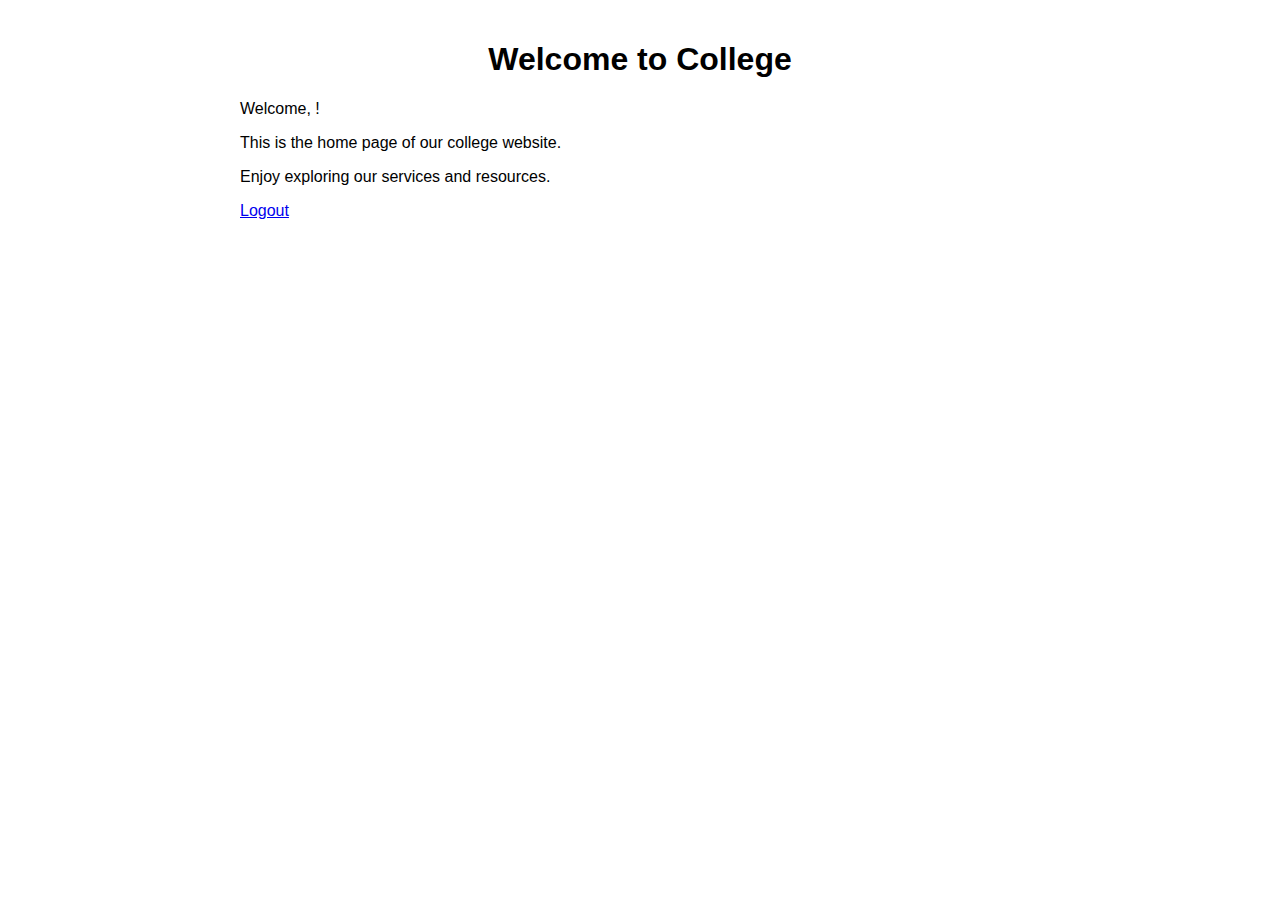
<file: 3 .Design the following static web pages required for an college ecommerce social media web site login home registration/LoginRegisterHome/home.html>
<!DOCTYPE html>
<html>
  <head>
    <title>College Website - Home</title>
    <link rel="stylesheet" type="text/css" href="styles.css" />
    <script src="script.js"></script>
  </head>
  <body>
    <div class="container">
      <h1>Welcome to College</h1>
      <div id="welcomeContainer">
        <p>Welcome, <span id="loggedInUser"></span>!</p>
        <p>This is the home page of our college website.</p>
        <p>Enjoy exploring our services and resources.</p>
        <p><a href="#" onclick="logout()">Logout</a></p>
      </div>
    </div>
  </body>
</html>
</file>
<file: 1 Create a responsive web page which shows the ecommercecollegeexam admin dashboard using HTML & CSS/assignment-1B/css/style.css>
@import url("https://fonts.googleapis.com/css2?family=Inter:wght@400;500;600;700;800;900&display=swap");
body,
button {
  font-family: "Inter", sans-serif;
}
:root {
  --offcanvas-width: 270px;
  --topNavbarHeight: 56px;
}
.sidebar-nav {
  width: var(--offcanvas-width);
}
.sidebar-link {
  display: flex;
  align-items: center;
}
.sidebar-link .right-icon {
  display: inline-flex;
}
.sidebar-link[aria-expanded="true"] .right-icon {
  transform: rotate(180deg);
}
@media (min-width: 992px) {
  body {
    overflow: auto !important;
  }
  main {
    margin-left: var(--offcanvas-width);
  }
  /* this is to remove the backdrop */
  .offcanvas-backdrop::before {
    display: none;
  }
  .sidebar-nav {
    -webkit-transform: none;
    transform: none;
    visibility: visible !important;
    height: calc(100% - var(--topNavbarHeight));
    top: var(--topNavbarHeight);
  }
}

#sub {
     display: block;
     width: 100%;
     border: 1px solid #ddd;
     padding: 10px;
     border-radius: 5px;
     color: #333
 }

 #sub:focus {
     outline: none
 }
</file>
<file: Create a Node.JS Application that serves a static website/3-A Node js/3-A Node js/public/styles.css>
body {
    margin: 0;
    padding: 0;
    background-color: aquamarine;
}
</file>
<file: 3 .Design the following static web pages required for an college ecommerce social media web site login home registration/LoginRegisterHome/styles.css>
/* Common styles */
body {
    font-family: Arial, sans-serif;
    margin: 0;
    padding: 0;
  }
  
  .container {
    max-width: 800px;
    margin: 0 auto;
    padding: 20px;
  }
  
  h1 {
    text-align: center;
  }
</file>
<file: Write a HTML program to develop a static Registration Form/assignment-1A/css/style.css>
@import url("https://cdn.jsdelivr.net/npm/bootstrap-icons@1.7.2/font/bootstrap-icons.css");
#sub {
     display: block;
     width: 100%;
     border: 1px solid #ddd;
     padding: 10px;
     border-radius: 5px;
     color: #333
 }

 #sub:focus {
     outline: none
 }
</file>
